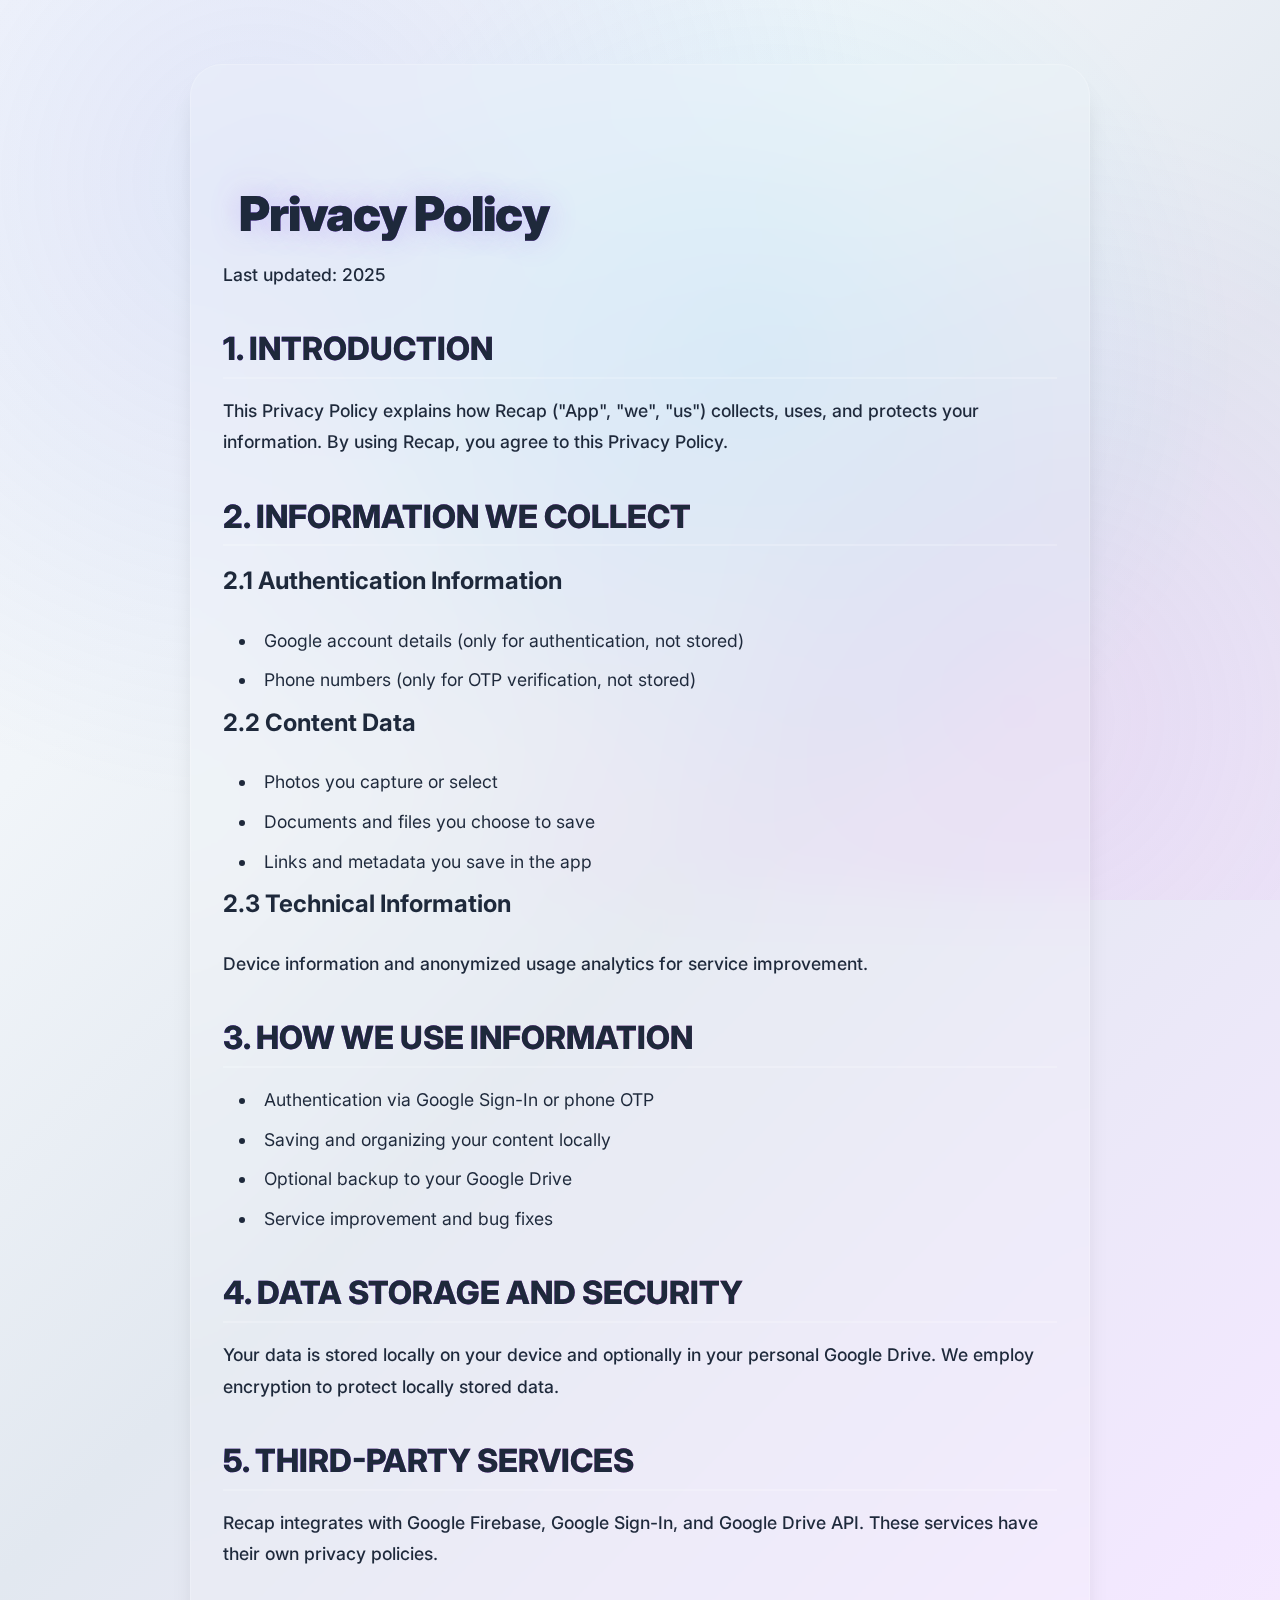
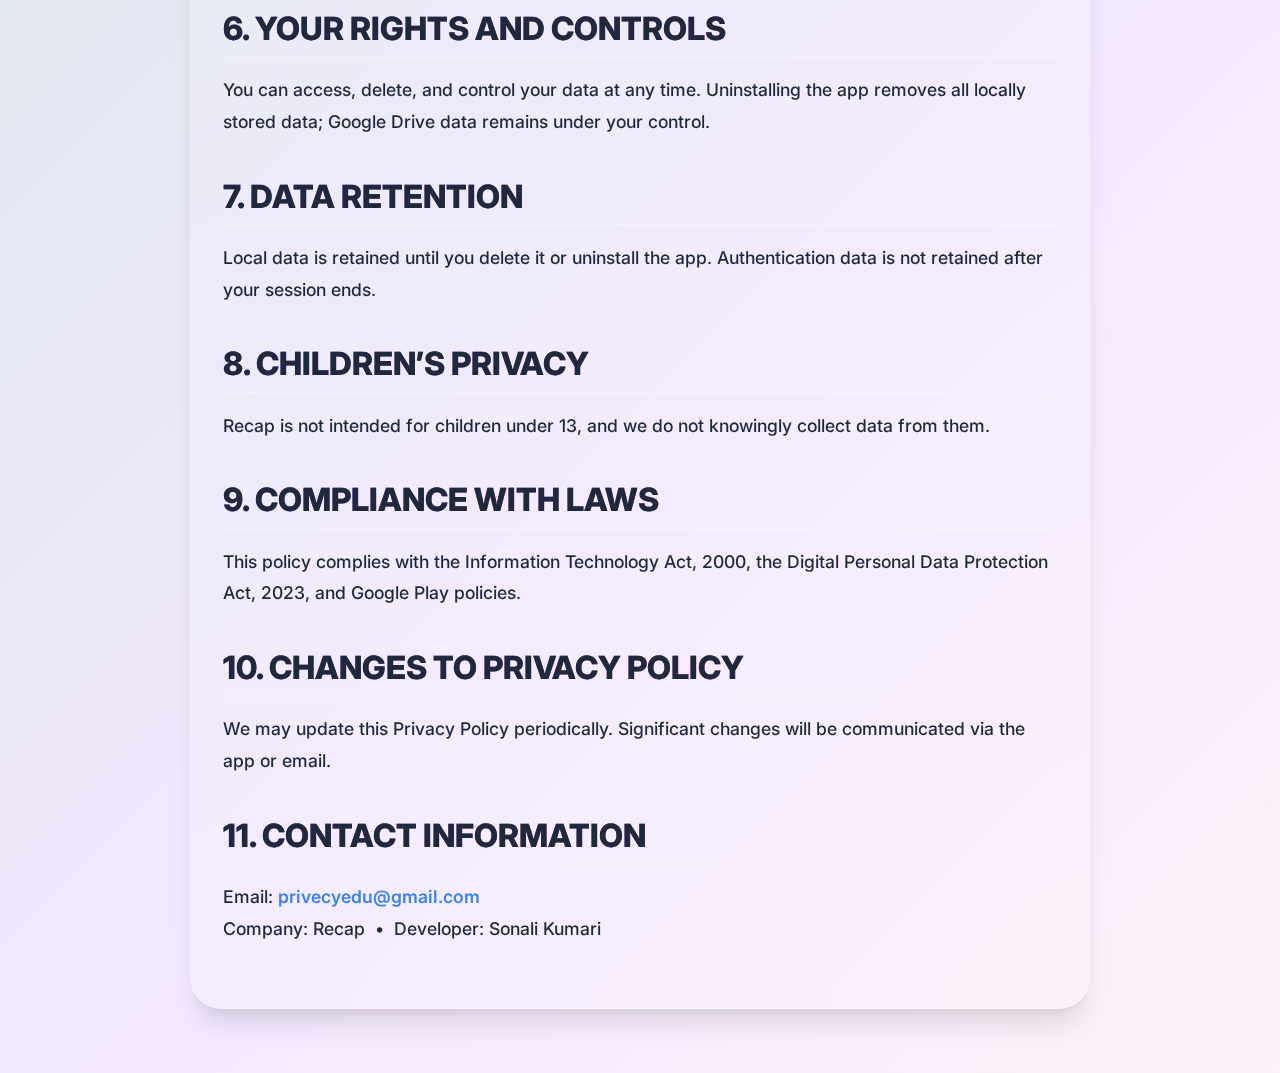
<file: privacy.html>
<!DOCTYPE html>
<html lang="en">
<head>
  <meta charset="UTF-8">
  <meta name="viewport" content="width=device-width, initial-scale=1">
  <title>Privacy Policy | Recap</title>
  <link href="https://fonts.googleapis.com/css2?family=Inter:wght@400;500;600;700&display=swap" rel="stylesheet">
  <link rel="stylesheet" href="style.css">
</head>
<body class="loaded">
  <main class="legal container">
    <h1>Privacy Policy</h1>
    <p>Last updated: 2025</p>
    <h2>1. INTRODUCTION</h2>
    <p>This Privacy Policy explains how Recap ("App", "we", "us") collects, uses, and protects your information. By using Recap, you agree to this Privacy Policy.</p>
    <h2>2. INFORMATION WE COLLECT</h2>
    <h3>2.1 Authentication Information</h3>
    <ul>
      <li>Google account details (only for authentication, not stored)</li>
      <li>Phone numbers (only for OTP verification, not stored)</li>
    </ul>
    <h3>2.2 Content Data</h3>
    <ul>
      <li>Photos you capture or select</li>
      <li>Documents and files you choose to save</li>
      <li>Links and metadata you save in the app</li>
    </ul>
    <h3>2.3 Technical Information</h3>
    <p>Device information and anonymized usage analytics for service improvement.</p>
    <h2>3. HOW WE USE INFORMATION</h2>
    <ul>
      <li>Authentication via Google Sign-In or phone OTP</li>
      <li>Saving and organizing your content locally</li>
      <li>Optional backup to your Google Drive</li>
      <li>Service improvement and bug fixes</li>
    </ul>
    <h2>4. DATA STORAGE AND SECURITY</h2>
    <p>Your data is stored locally on your device and optionally in your personal Google Drive. We employ encryption to protect locally stored data.</p>
    <h2>5. THIRD-PARTY SERVICES</h2>
    <p>Recap integrates with Google Firebase, Google Sign-In, and Google Drive API. These services have their own privacy policies.</p>
    <h2>6. YOUR RIGHTS AND CONTROLS</h2>
    <p>You can access, delete, and control your data at any time. Uninstalling the app removes all locally stored data; Google Drive data remains under your control.</p>
    <h2>7. DATA RETENTION</h2>
    <p>Local data is retained until you delete it or uninstall the app. Authentication data is not retained after your session ends.</p>
    <h2>8. CHILDREN’S PRIVACY</h2>
    <p>Recap is not intended for children under 13, and we do not knowingly collect data from them.</p>
    <h2>9. COMPLIANCE WITH LAWS</h2>
    <p>This policy complies with the Information Technology Act, 2000, the Digital Personal Data Protection Act, 2023, and Google Play policies.</p>
    <h2>10. CHANGES TO PRIVACY POLICY</h2>
    <p>We may update this Privacy Policy periodically. Significant changes will be communicated via the app or email.</p>
    <h2>11. CONTACT INFORMATION</h2>
    <p>Email: <a href="mailto:privecyedu@gmail.com">privecyedu@gmail.com</a></p>
    <p>Company: Recap &nbsp;•&nbsp; Developer: Sonali Kumari</p>
  </main>
</body>
</html>
</file>
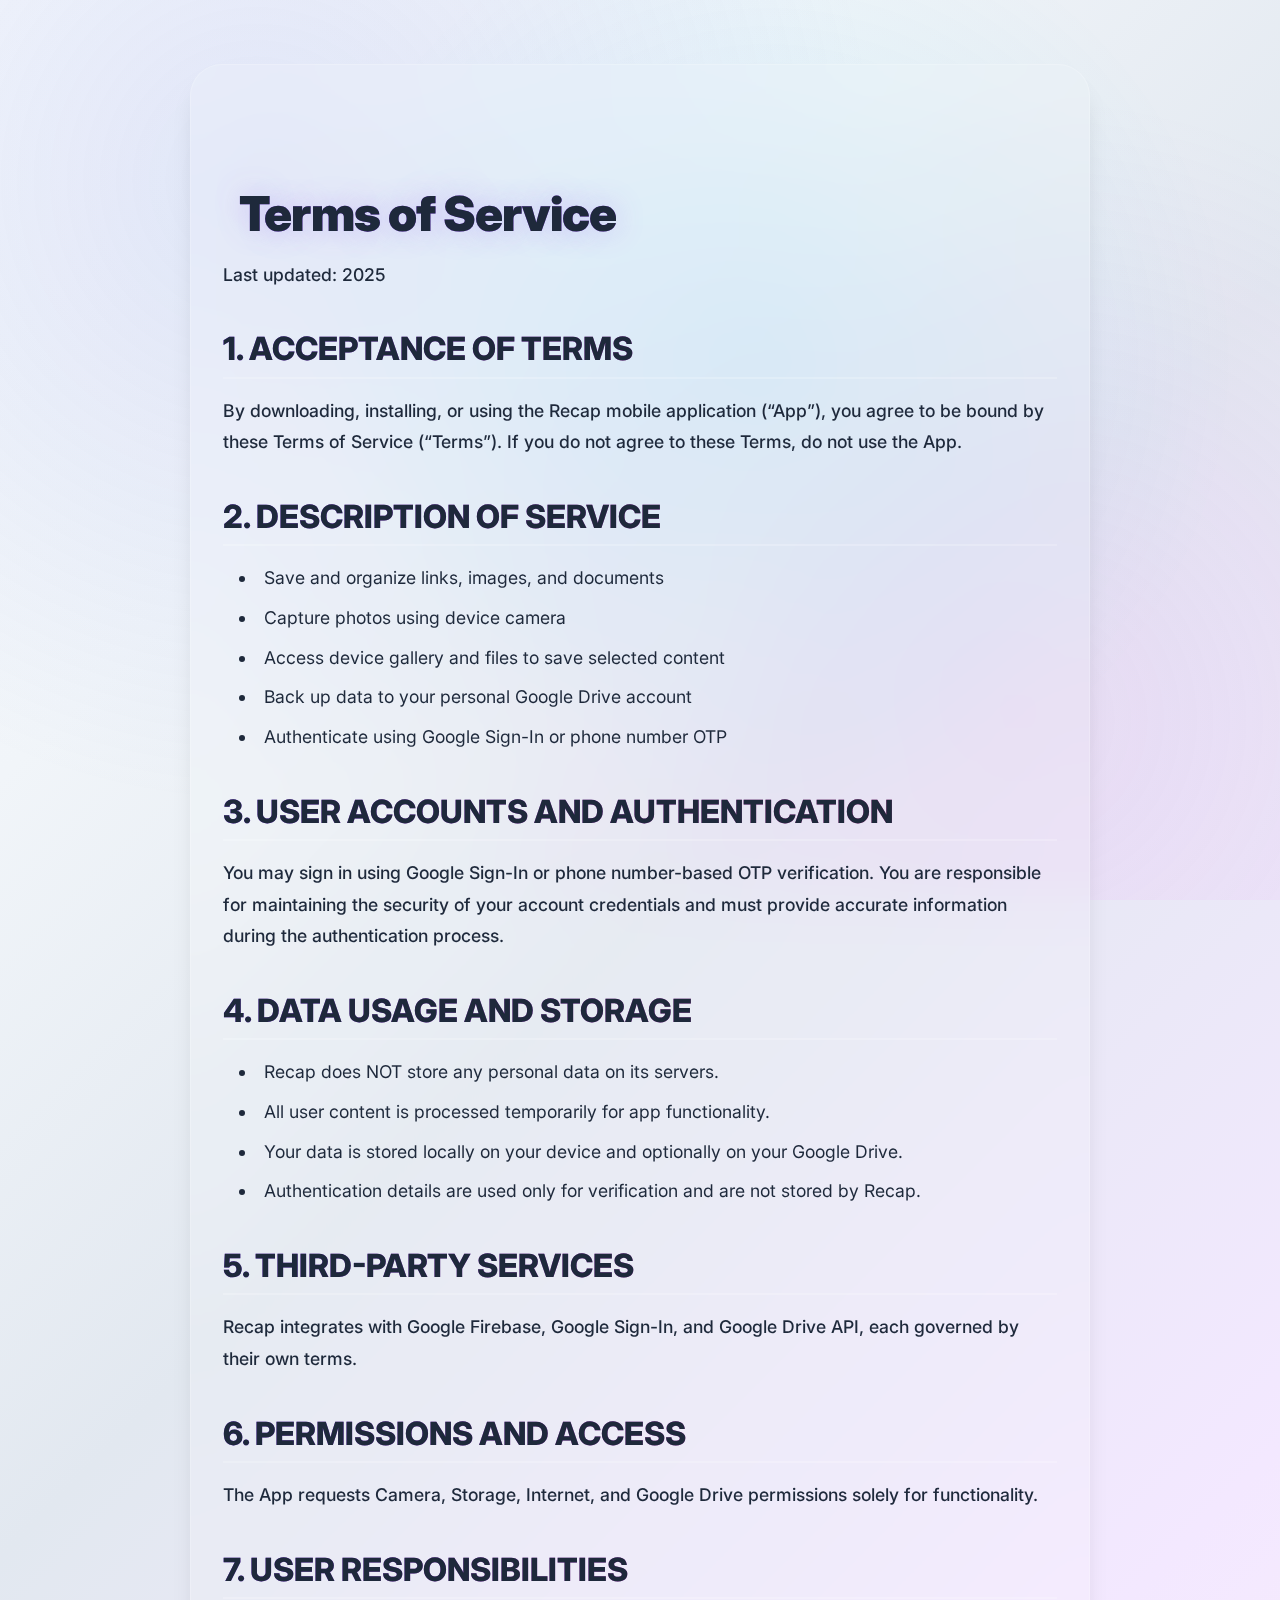
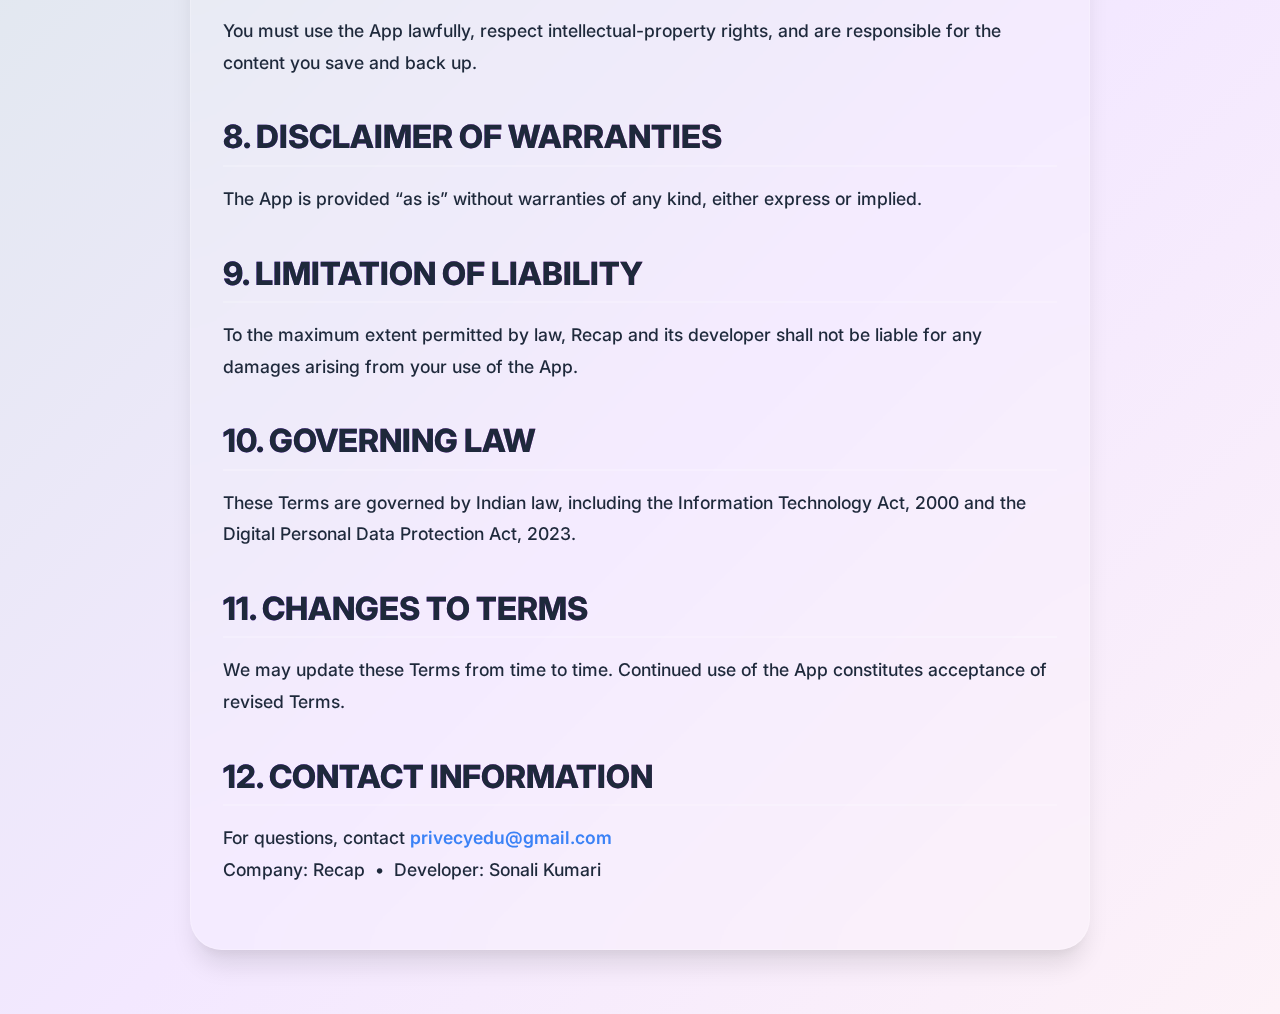
<file: terms.html>
<!DOCTYPE html>
<html lang="en">
<head>
  <meta charset="UTF-8">
  <meta name="viewport" content="width=device-width, initial-scale=1">
  <title>Terms of Service | Recap</title>
  <link href="https://fonts.googleapis.com/css2?family=Inter:wght@400;500;600;700&display=swap" rel="stylesheet">
  <link rel="stylesheet" href="style.css">
</head>
<body class="loaded">
  <main class="legal container">
    <h1>Terms of Service</h1>
    <p>Last updated: 2025</p>
    <h2>1. ACCEPTANCE OF TERMS</h2>
    <p>By downloading, installing, or using the Recap mobile application (“App”), you agree to be bound by these Terms of Service (“Terms”). If you do not agree to these Terms, do not use the App.</p>
    <h2>2. DESCRIPTION OF SERVICE</h2>
    <ul>
      <li>Save and organize links, images, and documents</li>
      <li>Capture photos using device camera</li>
      <li>Access device gallery and files to save selected content</li>
      <li>Back up data to your personal Google Drive account</li>
      <li>Authenticate using Google Sign-In or phone number OTP</li>
    </ul>
    <h2>3. USER ACCOUNTS AND AUTHENTICATION</h2>
    <p>You may sign in using Google Sign-In or phone number-based OTP verification. You are responsible for maintaining the security of your account credentials and must provide accurate information during the authentication process.</p>
    <h2>4. DATA USAGE AND STORAGE</h2>
    <ul>
      <li>Recap does NOT store any personal data on its servers.</li>
      <li>All user content is processed temporarily for app functionality.</li>
      <li>Your data is stored locally on your device and optionally on your Google Drive.</li>
      <li>Authentication details are used only for verification and are not stored by Recap.</li>
    </ul>
    <h2>5. THIRD-PARTY SERVICES</h2>
    <p>Recap integrates with Google Firebase, Google Sign-In, and Google Drive API, each governed by their own terms.</p>
    <h2>6. PERMISSIONS AND ACCESS</h2>
    <p>The App requests Camera, Storage, Internet, and Google Drive permissions solely for functionality.</p>
    <h2>7. USER RESPONSIBILITIES</h2>
    <p>You must use the App lawfully, respect intellectual-property rights, and are responsible for the content you save and back up.</p>
    <h2>8. DISCLAIMER OF WARRANTIES</h2>
    <p>The App is provided “as is” without warranties of any kind, either express or implied.</p>
    <h2>9. LIMITATION OF LIABILITY</h2>
    <p>To the maximum extent permitted by law, Recap and its developer shall not be liable for any damages arising from your use of the App.</p>
    <h2>10. GOVERNING LAW</h2>
    <p>These Terms are governed by Indian law, including the Information Technology Act, 2000 and the Digital Personal Data Protection Act, 2023.</p>
    <h2>11. CHANGES TO TERMS</h2>
    <p>We may update these Terms from time to time. Continued use of the App constitutes acceptance of revised Terms.</p>
    <h2>12. CONTACT INFORMATION</h2>
    <p>For questions, contact <a href="mailto:privecyedu@gmail.com">privecyedu@gmail.com</a></p>
    <p>Company: Recap &nbsp;•&nbsp; Developer: Sonali Kumari</p>
  </main>
</body>
</html>
</file>
<file: style.css>
/* -------------------
   Base Styles
-------------------- */
:root {
  --primary: #0A66FF;
  --primary-dark: #0647B8;
  --gradient-start: #7c3aed;
  --gradient-mid: #a855f7;
  --gradient-end: #ec4899;
  --accent-gradient: linear-gradient(135deg, #7c3aed 0%, #a855f7 100%);
  --neon-blue: #3b82f6;
  --neon-purple: #8b5cf6;
  --neon-pink: #ec4899;
  --neon-green: #10b981;
  --dark: #0a0a0a;
  --gray: #64748b;
  --light: #f8fafc;
  --radius: 20px;
  --radius-lg: 32px;
  --max-width: 1200px;
  --bg: linear-gradient(135deg, #f8fafc 0%, #f1f5f9 20%, #e2e8f0 40%, #f3e8ff 70%, #fdf2f8 100%);
  --grid-color: rgba(124, 58, 237, 0.05);
  --surface-card: rgba(255, 255, 255, 0.95);
  --text-main: #1e293b;
  --glass-bg: rgba(255, 255, 255, 0.08);
  --glass-border: rgba(255, 255, 255, 0.2);
  --glass-bg-strong: rgba(255, 255, 255, 0.15);
  /* Enhanced shadows with multiple layers */
  --shadow-light: 0 4px 6px -1px rgba(0, 0, 0, 0.1), 0 2px 4px -1px rgba(0, 0, 0, 0.06);
  --shadow-medium: 0 10px 15px -3px rgba(0, 0, 0, 0.1), 0 4px 6px -2px rgba(0, 0, 0, 0.05);
  --shadow-heavy: 0 20px 25px -5px rgba(0, 0, 0, 0.1), 0 10px 10px -5px rgba(0, 0, 0, 0.04);
  --shadow-hover: 0 25px 50px -12px rgba(0, 0, 0, 0.25);
  --shadow-glow: 0 0 30px rgba(102, 126, 234, 0.4), 0 0 60px rgba(102, 126, 234, 0.2);
  --shadow-neon: 0 0 40px rgba(0, 212, 255, 0.6), 0 0 80px rgba(0, 212, 255, 0.3);
  --shadow-rainbow: 0 0 50px rgba(102, 126, 234, 0.3), 0 0 100px rgba(240, 147, 251, 0.2);
}

* {
  margin: 0;
  padding: 0;
  box-sizing: border-box;
}

body {
  font-family: 'Inter', -apple-system, BlinkMacSystemFont, 'Segoe UI', Roboto, sans-serif;
  font-size: 16px;
  font-weight: 400;
  color: var(--text-main);
  line-height: 1.6;
  background: var(--bg);
  overflow-x: hidden;
  position: relative;
  font-optical-sizing: auto;
  opacity: 0;
  transition: opacity 0.8s ease;
}

body.loaded {
  opacity: 1;
}

/* Enhanced reveal animations */
.revealed {
  animation: reveal-bounce 0.6s cubic-bezier(0.4, 0, 0.2, 1) forwards;
}

@keyframes reveal-bounce {
  0% {
    opacity: 0;
    transform: translateY(30px) scale(0.95);
  }
  60% {
    opacity: 1;
    transform: translateY(-5px) scale(1.02);
  }
  100% {
    opacity: 1;
    transform: translateY(0) scale(1);
  }
}

/* Animated Background Orbs */
body::before {
  content: '';
  position: fixed;
  top: 0;
  left: 0;
  width: 100%;
  height: 100%;
  background: 
    radial-gradient(circle at 20% 20%, rgba(102, 126, 234, 0.15) 0%, transparent 50%),
    radial-gradient(circle at 80% 80%, rgba(240, 147, 251, 0.15) 0%, transparent 50%),
    radial-gradient(circle at 60% 40%, rgba(0, 212, 255, 0.1) 0%, transparent 50%);
  animation: float-orbs 20s ease-in-out infinite;
  pointer-events: none;
  z-index: -1;
}

/* 3D Crystalline Shapes */
.crystalline-shapes {
  position: fixed;
  top: 0;
  left: 0;
  width: 100%;
  height: 100%;
  pointer-events: none;
  z-index: -1;
  overflow: hidden;
  perspective: 1000px;
}

.crystal {
  position: absolute;
  transform-style: preserve-3d;
  animation-timing-function: ease-in-out;
  animation-iteration-count: infinite;
  cursor: pointer;
  transition: all 0.3s cubic-bezier(0.4, 0, 0.2, 1);
}

.crystal:hover {
  animation-duration: 8s;
  transform: scale(1.05);
}

.crystal:hover .crystal-glow {
  animation-duration: 3s;
  opacity: 0.8;
}

.crystal-face {
  position: absolute;
  background: linear-gradient(135deg, rgba(139, 92, 246, 0.3), rgba(236, 72, 153, 0.4));
  backdrop-filter: blur(20px);
  border: 1px solid rgba(255, 255, 255, 0.2);
  border-radius: 8px;
  transition: all 0.3s ease;
  overflow: hidden;
}

.crystal-face::before {
  content: '';
  position: absolute;
  top: 0;
  left: -100%;
  width: 100%;
  height: 100%;
  background: linear-gradient(90deg, transparent, rgba(255, 255, 255, 0.4), transparent);
  transition: left 0.5s;
}

.crystal:hover .crystal-face::before {
  left: 100%;
}

.crystal-face::after {
  content: '';
  position: absolute;
  top: 0;
  left: 0;
  right: 0;
  bottom: 0;
  background: linear-gradient(135deg, 
    rgba(255, 255, 255, 0.1) 0%, 
    transparent 30%, 
    rgba(255, 255, 255, 0.1) 100%);
  opacity: 0;
  transition: opacity 0.3s;
}

.crystal:hover .crystal-face::after {
  opacity: 1;
}

/* Large Purple Crystal - Top Right */
.crystal-1 {
  width: 300px;
  height: 400px;
  top: 10%;
  right: 15%;
  animation: float-crystal-1 20s ease-in-out infinite;
}

.crystal-1 .face-1 {
  width: 100%;
  height: 100%;
  background: linear-gradient(135deg, rgba(124, 58, 237, 0.4), rgba(168, 85, 247, 0.6));
  transform: rotateY(0deg) translateZ(50px);
  box-shadow: 0 20px 40px rgba(124, 58, 237, 0.3);
}

.crystal-1 .face-2 {
  width: 100%;
  height: 100%;
  background: linear-gradient(135deg, rgba(168, 85, 247, 0.3), rgba(236, 72, 153, 0.5));
  transform: rotateY(30deg) translateZ(40px);
}

.crystal-1 .face-3 {
  width: 80%;
  height: 100%;
  background: linear-gradient(135deg, rgba(236, 72, 153, 0.2), rgba(139, 92, 246, 0.4));
  transform: rotateY(-20deg) translateZ(30px);
  left: 20%;
}

.crystal-1 .face-4 {
  width: 60%;
  height: 80%;
  background: linear-gradient(135deg, rgba(139, 92, 246, 0.1), rgba(236, 72, 153, 0.3));
  transform: rotateY(45deg) translateZ(20px);
  top: 10%;
  left: 40%;
}

/* Medium Pink Crystal - Bottom Left */
.crystal-2 {
  width: 250px;
  height: 300px;
  bottom: 20%;
  left: 10%;
  animation: float-crystal-2 16s ease-in-out infinite;
}

.crystal-2 .face-1 {
  width: 100%;
  height: 100%;
  background: linear-gradient(135deg, rgba(236, 72, 153, 0.5), rgba(244, 114, 182, 0.6));
  transform: rotateY(0deg) translateZ(40px);
  box-shadow: 0 15px 30px rgba(236, 72, 153, 0.4);
}

.crystal-2 .face-2 {
  width: 90%;
  height: 100%;
  background: linear-gradient(135deg, rgba(244, 114, 182, 0.3), rgba(139, 92, 246, 0.4));
  transform: rotateY(-25deg) translateZ(30px);
  left: 10%;
}

.crystal-2 .face-3 {
  width: 70%;
  height: 90%;
  background: linear-gradient(135deg, rgba(139, 92, 246, 0.2), rgba(236, 72, 153, 0.3));
  transform: rotateY(40deg) translateZ(20px);
  top: 5%;
  left: 30%;
}

/* Small Purple Prism - Center */
.crystal-3 {
  width: 180px;
  height: 220px;
  top: 40%;
  left: 60%;
  animation: float-crystal-3 14s ease-in-out infinite;
}

.crystal-3 .face-1 {
  width: 100%;
  height: 100%;
  background: linear-gradient(135deg, rgba(168, 85, 247, 0.4), rgba(124, 58, 237, 0.5));
  transform: rotateY(0deg) translateZ(30px);
  box-shadow: 0 10px 20px rgba(168, 85, 247, 0.3);
}

.crystal-3 .face-2 {
  width: 100%;
  height: 100%;
  background: linear-gradient(135deg, rgba(124, 58, 237, 0.3), rgba(236, 72, 153, 0.4));
  transform: rotateY(72deg) translateZ(30px);
}

.crystal-3 .face-3 {
  width: 100%;
  height: 100%;
  background: linear-gradient(135deg, rgba(236, 72, 153, 0.2), rgba(168, 85, 247, 0.3));
  transform: rotateY(144deg) translateZ(30px);
}

.crystal-3 .face-4 {
  width: 100%;
  height: 100%;
  background: linear-gradient(135deg, rgba(168, 85, 247, 0.2), rgba(124, 58, 237, 0.3));
  transform: rotateY(216deg) translateZ(30px);
}

.crystal-3 .face-5 {
  width: 100%;
  height: 100%;
  background: linear-gradient(135deg, rgba(124, 58, 237, 0.2), rgba(236, 72, 153, 0.2));
  transform: rotateY(288deg) translateZ(30px);
}

/* Glass Spheres */
.glass-sphere {
  position: absolute;
  border-radius: 50%;
  background: radial-gradient(circle at 30% 30%, rgba(255, 255, 255, 0.6), rgba(139, 92, 246, 0.2));
  backdrop-filter: blur(15px);
  border: 1px solid rgba(255, 255, 255, 0.3);
}

.sphere-1 {
  width: 150px;
  height: 150px;
  top: 25%;
  left: 25%;
  animation: float-sphere-1 18s ease-in-out infinite;
  box-shadow: 0 10px 25px rgba(139, 92, 246, 0.2);
}

.sphere-2 {
  width: 100px;
  height: 100px;
  bottom: 35%;
  right: 25%;
  animation: float-sphere-2 12s ease-in-out infinite;
  box-shadow: 0 8px 20px rgba(236, 72, 153, 0.2);
}

/* Enhanced Visual Effects */

/* Floating Particles */
.particles-container {
  position: absolute;
  top: 0;
  left: 0;
  width: 100%;
  height: 100%;
  pointer-events: none;
  overflow: hidden;
}

.particle {
  position: absolute;
  width: 3px;
  height: 3px;
  background: radial-gradient(circle, rgba(139, 92, 246, 0.8), transparent);
  border-radius: 50%;
  animation: float-particle linear infinite;
}

/* Light Rays */
.light-rays {
  position: absolute;
  top: 0;
  left: 0;
  width: 100%;
  height: 100%;
  pointer-events: none;
  overflow: hidden;
}

.light-ray {
  position: absolute;
  width: 2px;
  height: 100vh;
  background: linear-gradient(to bottom, 
    transparent 0%, 
    rgba(139, 92, 246, 0.3) 30%, 
    rgba(236, 72, 153, 0.4) 70%, 
    transparent 100%);
  filter: blur(1px);
  animation: light-ray-pulse 8s ease-in-out infinite;
}

.ray-1 {
  left: 20%;
  transform: rotate(15deg);
  animation-delay: 0s;
}

.ray-2 {
  right: 30%;
  transform: rotate(-10deg);
  animation-delay: 2s;
}

.ray-3 {
  left: 60%;
  transform: rotate(8deg);
  animation-delay: 4s;
}

/* Crystal Glow Effects */
.crystal-glow {
  position: absolute;
  top: -50%;
  left: -50%;
  width: 200%;
  height: 200%;
  background: radial-gradient(circle, rgba(139, 92, 246, 0.2), transparent 70%);
  border-radius: 50%;
  animation: crystal-glow-pulse 6s ease-in-out infinite;
  z-index: -1;
}

.crystal-1 .crystal-glow {
  background: radial-gradient(circle, rgba(124, 58, 237, 0.3), transparent 70%);
}

.crystal-2 .crystal-glow {
  background: radial-gradient(circle, rgba(236, 72, 153, 0.3), transparent 70%);
}

.crystal-3 .crystal-glow {
  background: radial-gradient(circle, rgba(168, 85, 247, 0.3), transparent 70%);
}

/* Crystal Shine Effects */
.crystal-shine {
  position: absolute;
  top: 10%;
  left: 10%;
  width: 40%;
  height: 60%;
  background: linear-gradient(135deg, 
    rgba(255, 255, 255, 0.4) 0%, 
    transparent 50%);
  border-radius: 20px;
  transform: skew(-10deg, 5deg);
  animation: crystal-shine 4s ease-in-out infinite;
  pointer-events: none;
}

/* Sphere Enhancements */
.sphere-glow {
  position: absolute;
  top: -30%;
  left: -30%;
  width: 160%;
  height: 160%;
  background: radial-gradient(circle, rgba(139, 92, 246, 0.2), transparent 70%);
  border-radius: 50%;
  animation: sphere-glow-pulse 5s ease-in-out infinite;
  z-index: -1;
}

.sphere-highlight {
  position: absolute;
  top: 20%;
  left: 30%;
  width: 30%;
  height: 30%;
  background: radial-gradient(circle, 
    rgba(255, 255, 255, 0.6) 0%, 
    rgba(255, 255, 255, 0.2) 40%, 
    transparent 70%);
  border-radius: 50%;
  animation: sphere-highlight 3s ease-in-out infinite;
}

/* Ambient Lights */
.ambient-lights {
  position: absolute;
  top: 0;
  left: 0;
  width: 100%;
  height: 100%;
  pointer-events: none;
}

.ambient-light {
  position: absolute;
  border-radius: 50%;
  filter: blur(40px);
  animation: ambient-float 20s ease-in-out infinite;
}

.light-1 {
  width: 200px;
  height: 200px;
  top: 10%;
  left: 10%;
  background: radial-gradient(circle, rgba(124, 58, 237, 0.1), transparent);
  animation-delay: 0s;
}

.light-2 {
  width: 150px;
  height: 150px;
  bottom: 20%;
  right: 20%;
  background: radial-gradient(circle, rgba(236, 72, 153, 0.08), transparent);
  animation-delay: 7s;
}

.light-3 {
  width: 180px;
  height: 180px;
  top: 60%;
  left: 70%;
  background: radial-gradient(circle, rgba(168, 85, 247, 0.09), transparent);
  animation-delay: 14s;
}

@keyframes float-orbs {
  0%, 100% { transform: translate(0, 0) scale(1); }
  33% { transform: translate(20px, -30px) scale(1.1); }
  66% { transform: translate(-20px, 20px) scale(0.9); }
}

/* 3D Crystal Animations */
@keyframes float-crystal-1 {
  0%, 100% { 
    transform: rotateY(0deg) rotateX(5deg) translateY(0px) scale(1);
  }
  25% { 
    transform: rotateY(90deg) rotateX(10deg) translateY(-20px) scale(1.05);
  }
  50% { 
    transform: rotateY(180deg) rotateX(5deg) translateY(-10px) scale(0.98);
  }
  75% { 
    transform: rotateY(270deg) rotateX(-5deg) translateY(-15px) scale(1.02);
  }
}

@keyframes float-crystal-2 {
  0%, 100% { 
    transform: rotateY(0deg) rotateX(-10deg) translateY(0px) scale(1);
  }
  33% { 
    transform: rotateY(120deg) rotateX(0deg) translateY(-25px) scale(1.08);
  }
  66% { 
    transform: rotateY(240deg) rotateX(10deg) translateY(15px) scale(0.95);
  }
}

@keyframes float-crystal-3 {
  0%, 100% { 
    transform: rotateY(0deg) rotateZ(0deg) translateY(0px) scale(1);
  }
  20% { 
    transform: rotateY(72deg) rotateZ(10deg) translateY(-15px) scale(1.1);
  }
  40% { 
    transform: rotateY(144deg) rotateZ(-5deg) translateY(-30px) scale(0.9);
  }
  60% { 
    transform: rotateY(216deg) rotateZ(15deg) translateY(-20px) scale(1.05);
  }
  80% { 
    transform: rotateY(288deg) rotateZ(-10deg) translateY(-10px) scale(0.95);
  }
}

@keyframes float-sphere-1 {
  0%, 100% { 
    transform: translateX(0px) translateY(0px) scale(1);
    opacity: 0.7;
  }
  50% { 
    transform: translateX(-30px) translateY(-40px) scale(1.15);
    opacity: 0.9;
  }
}

@keyframes float-sphere-2 {
  0%, 100% { 
    transform: translateX(0px) translateY(0px) scale(1);
    opacity: 0.6;
  }
  25% { 
    transform: translateX(20px) translateY(-25px) scale(0.9);
    opacity: 0.8;
  }
  75% { 
    transform: translateX(-15px) translateY(30px) scale(1.2);
    opacity: 0.7;
  }
}

/* Enhanced Visual Effect Animations */
@keyframes float-particle {
  0% {
    transform: translateY(100vh) translateX(0px) scale(0);
    opacity: 0;
  }
  10% {
    opacity: 1;
    transform: translateY(90vh) translateX(10px) scale(1);
  }
  90% {
    opacity: 1;
    transform: translateY(10vh) translateX(-10px) scale(1);
  }
  100% {
    transform: translateY(0vh) translateX(0px) scale(0);
    opacity: 0;
  }
}

@keyframes light-ray-pulse {
  0%, 100% {
    opacity: 0.2;
    transform: translateX(0px) scaleY(1);
  }
  50% {
    opacity: 0.6;
    transform: translateX(10px) scaleY(1.1);
  }
}

@keyframes crystal-glow-pulse {
  0%, 100% {
    opacity: 0.3;
    transform: scale(1);
  }
  50% {
    opacity: 0.6;
    transform: scale(1.2);
  }
}

@keyframes crystal-shine {
  0%, 100% {
    opacity: 0;
    transform: skew(-10deg, 5deg) translateX(-20px);
  }
  30% {
    opacity: 0.8;
    transform: skew(-10deg, 5deg) translateX(0px);
  }
  70% {
    opacity: 0.8;
    transform: skew(-10deg, 5deg) translateX(20px);
  }
}

@keyframes sphere-glow-pulse {
  0%, 100% {
    opacity: 0.4;
    transform: scale(1);
  }
  50% {
    opacity: 0.7;
    transform: scale(1.1);
  }
}

@keyframes sphere-highlight {
  0%, 100% {
    opacity: 0.3;
    transform: translate(0px, 0px) scale(1);
  }
  50% {
    opacity: 0.8;
    transform: translate(5px, -5px) scale(1.2);
  }
}

@keyframes ambient-float {
  0%, 100% {
    transform: translateY(0px) translateX(0px) scale(1);
    opacity: 0.1;
  }
  25% {
    transform: translateY(-30px) translateX(20px) scale(1.1);
    opacity: 0.15;
  }
  50% {
    transform: translateY(-20px) translateX(-10px) scale(0.9);
    opacity: 0.12;
  }
  75% {
    transform: translateY(-40px) translateX(15px) scale(1.05);
    opacity: 0.14;
  }
}

html.dark {
  --bg: linear-gradient(135deg, #1e1b4b 0%, #312e81 30%, #581c87 60%, #7c2d12 100%);
  --grid-color: rgba(139, 92, 246, 0.08);
  --surface-card: rgba(255, 255, 255, 0.05);
  --text-main: #e2e8f0;
  --glass-bg: rgba(0, 0, 0, 0.2);
  --glass-border: rgba(139, 92, 246, 0.2);
  --glass-bg-strong: rgba(0, 0, 0, 0.3);
  --shadow-light: 0 4px 20px rgba(0, 0, 0, 0.3);
  --shadow-medium: 0 8px 35px rgba(0, 0, 0, 0.4);
  --shadow-heavy: 0 16px 50px rgba(0, 0, 0, 0.5);
  --shadow-hover: 0 24px 60px rgba(0, 0, 0, 0.6);
  --shadow-glow: 0 0 40px rgba(139, 92, 246, 0.5), 0 0 80px rgba(139, 92, 246, 0.3);
  --shadow-neon: 0 0 50px rgba(139, 92, 246, 0.7), 0 0 100px rgba(139, 92, 246, 0.4);
  --shadow-rainbow: 0 0 60px rgba(139, 92, 246, 0.4), 0 0 120px rgba(236, 72, 153, 0.3);
}

html.dark body {
  background: var(--bg);
  color: var(--text-main);
}

html.dark body::before {
  background: 
    radial-gradient(circle at 20% 20%, rgba(139, 92, 246, 0.12) 0%, transparent 50%),
    radial-gradient(circle at 80% 80%, rgba(236, 72, 153, 0.12) 0%, transparent 50%),
    radial-gradient(circle at 60% 40%, rgba(139, 92, 246, 0.08) 0%, transparent 50%);
}

/* Dark mode crystalline shapes */
html.dark .crystal-1 .face-1 {
  background: linear-gradient(135deg, rgba(139, 92, 246, 0.6), rgba(168, 85, 247, 0.8));
  box-shadow: 0 20px 40px rgba(139, 92, 246, 0.4);
}

html.dark .crystal-1 .face-2 {
  background: linear-gradient(135deg, rgba(168, 85, 247, 0.5), rgba(236, 72, 153, 0.7));
}

html.dark .crystal-1 .face-3 {
  background: linear-gradient(135deg, rgba(236, 72, 153, 0.4), rgba(139, 92, 246, 0.6));
}

html.dark .crystal-1 .face-4 {
  background: linear-gradient(135deg, rgba(139, 92, 246, 0.3), rgba(236, 72, 153, 0.5));
}

html.dark .crystal-2 .face-1 {
  background: linear-gradient(135deg, rgba(236, 72, 153, 0.7), rgba(244, 114, 182, 0.8));
  box-shadow: 0 15px 30px rgba(236, 72, 153, 0.5);
}

html.dark .crystal-2 .face-2 {
  background: linear-gradient(135deg, rgba(244, 114, 182, 0.5), rgba(139, 92, 246, 0.6));
}

html.dark .crystal-2 .face-3 {
  background: linear-gradient(135deg, rgba(139, 92, 246, 0.4), rgba(236, 72, 153, 0.5));
}

html.dark .crystal-3 .face-1 {
  background: linear-gradient(135deg, rgba(168, 85, 247, 0.6), rgba(124, 58, 237, 0.7));
  box-shadow: 0 10px 20px rgba(168, 85, 247, 0.4);
}

html.dark .crystal-3 .face-2 {
  background: linear-gradient(135deg, rgba(124, 58, 237, 0.5), rgba(236, 72, 153, 0.6));
}

html.dark .crystal-3 .face-3 {
  background: linear-gradient(135deg, rgba(236, 72, 153, 0.4), rgba(168, 85, 247, 0.5));
}

html.dark .crystal-3 .face-4 {
  background: linear-gradient(135deg, rgba(168, 85, 247, 0.4), rgba(124, 58, 237, 0.5));
}

html.dark .crystal-3 .face-5 {
  background: linear-gradient(135deg, rgba(124, 58, 237, 0.4), rgba(236, 72, 153, 0.4));
}

html.dark .glass-sphere {
  background: radial-gradient(circle at 30% 30%, rgba(255, 255, 255, 0.4), rgba(139, 92, 246, 0.3));
  border: 1px solid rgba(139, 92, 246, 0.4);
}

html.dark .sphere-1 {
  box-shadow: 0 10px 25px rgba(139, 92, 246, 0.3);
}

html.dark .sphere-2 {
  box-shadow: 0 8px 20px rgba(236, 72, 153, 0.3);
}

/* -------------------
   Merged Hero Banner
-------------------- */
.hero {
  min-height: 100vh;
  display: flex;
  flex-direction: column;
  justify-content: center;
  align-items: center;
  gap: 2rem;
  background: var(--bg);
  position: relative;
  background-image: 
    radial-gradient(circle at 25% 25%, rgba(124, 58, 237, 0.08) 0%, transparent 50%),
    radial-gradient(circle at 75% 75%, rgba(168, 85, 247, 0.06) 0%, transparent 50%),
    radial-gradient(circle at 50% 90%, rgba(236, 72, 153, 0.05) 0%, transparent 50%),
    linear-gradient(var(--grid-color) 1px, transparent 1px), 
    linear-gradient(90deg, var(--grid-color) 1px, transparent 1px);
  background-size: 100% 100%, 100% 100%, 100% 100%, 80px 80px, 80px 80px;
  overflow: hidden;
  text-align: center;
}

.hero::before {
  content: '';
  position: absolute;
  top: 0;
  left: 0;
  right: 0;
  bottom: 0;
  background: linear-gradient(45deg, transparent 30%, rgba(255,255,255,0.02) 50%, transparent 70%);
  animation: shimmer 8s ease-in-out infinite;
  pointer-events: none;
}

.hero::after {
  content: '';
  position: absolute;
  top: 0;
  left: 0;
  right: 0;
  bottom: 0;
  background: 
    radial-gradient(600px circle at var(--mouse-x, 50%) var(--mouse-y, 50%), 
      rgba(102, 126, 234, 0.1) 0%, 
      transparent 40%);
  opacity: 0;
  transition: opacity 0.3s;
  pointer-events: none;
}

.hero:hover::after {
  opacity: 1;
}

@keyframes shimmer {
  0%, 100% { opacity: 0; }
  50% { opacity: 1; }
}

.navbar {
  position: absolute;
  top: 2rem;
  left: 50%;
  transform: translateX(-50%);
  z-index: 1000;
  background: var(--glass-bg-strong);
  backdrop-filter: blur(25px);
  border: 1px solid var(--glass-border);
  border-radius: 50px;
  padding: 0.5rem 1rem;
  transition: all 0.15s cubic-bezier(0.4, 0, 0.2, 1);
  box-shadow: var(--shadow-light);
}

.navbar::before {
  content: '';
  position: absolute;
  top: 0;
  left: 0;
  right: 0;
  bottom: 0;
  background: linear-gradient(90deg, transparent, rgba(255,255,255,0.1), transparent);
  border-radius: 50px;
  opacity: 0;
  transition: opacity 0.3s;
}

.navbar:hover {
  transform: translateX(-50%) translateY(-2px);
  box-shadow: var(--shadow-glow);
  border-color: rgba(255,255,255,0.4);
}

.navbar:hover::before {
  opacity: 1;
}

.logo-wrapper {
  display: flex;
  align-items: center;
  gap: 0.75rem;
  text-decoration: none;
  padding: 0.5rem 1rem;
  border-radius: 50px;
  transition: all 0.15s cubic-bezier(0.4, 0, 0.2, 1);
  position: relative;
  overflow: hidden;
}

.logo-wrapper::before {
  content: '';
  position: absolute;
  top: 0;
  left: 0;
  right: 0;
  bottom: 0;
  background: linear-gradient(45deg, var(--neon-blue), var(--neon-purple));
  opacity: 0;
  transition: opacity 0.3s;
  border-radius: 50px;
}

.logo-wrapper:hover {
  transform: scale(1.05);
}

.logo-wrapper:hover::before {
  opacity: 0.1;
}

.logo-img {
  width: 40px;
  height: 40px;
  filter: drop-shadow(0 4px 8px rgba(0,0,0,0.2));
  transition: all 0.15s cubic-bezier(0.4, 0, 0.2, 1);
  position: relative;
  z-index: 2;
}

.logo-wrapper:hover .logo-img {
  transform: rotate(5deg);
  filter: drop-shadow(0 6px 12px rgba(102, 126, 234, 0.4));
}

.logo-text {
  font-family: 'Poppins', sans-serif;
  font-size: 1.2rem;
  font-weight: 800;
  background: linear-gradient(135deg, var(--neon-blue), var(--neon-purple), var(--gradient-end));
  -webkit-background-clip: text;
  background-clip: text;
  -webkit-text-fill-color: transparent;
  letter-spacing: 0.5px;
  position: relative;
  z-index: 2;
}

.hero .subhead {
  font-size: 1.3rem;
  max-width: 700px;
  margin: 0 auto 2rem auto;
  color: var(--gray);
  font-weight: 500;
  line-height: 1.7;
  position: relative;
}

.hero-content {
  position: relative;
  z-index: 2;
}

#stars-container {
  position: absolute;
  top: 0;
  left: 0;
  width: 100%;
  height: 100%;
  pointer-events: none;
  z-index: 1;
}

.star {
  position: absolute;
  background-color: rgba(170, 200, 255, 0.9);
  border-radius: 50%;
  animation-name: twinkle;
  animation-timing-function: ease-in-out;
  animation-iteration-count: infinite;
  animation-direction: alternate;
  opacity: 0;
}

html.dark .star { 
  background-color: rgba(255,255,255,0.95); 
}

@keyframes twinkle {
  0%, 100% { 
    opacity: 0.2;
    transform: scale(0.8);
  }
  50% { 
    opacity: 1;
    transform: scale(1.2);
  }
}

/* Shooting Star */
.shooting-star {
  position: absolute;
  height: 2px;
  width: 200px;
  background: linear-gradient(to right, rgba(255, 255, 255, 0.5), transparent);
  border-radius: 999px;
  filter: drop-shadow(0 0 6px rgba(255, 255, 255, 0.4));
  animation: shooting-star-animation infinite;
  animation-timing-function: linear;
  opacity: 0;
}

.shooting-star::before {
  content: '';
  position: absolute;
  top: 50%;
  transform: translateY(-50%);
  right: auto;
  left: -4px;
  width: 8px;
  height: 8px;
  background-color: #fff;
  border-radius: 50%;
  box-shadow: 0 0 10px #fff, 0 0 20px #fff, 0 0 35px rgba(170, 200, 255, 0.8);
}

@keyframes shooting-star-animation {
  0% {
    transform: translateX(0) translateY(0) rotate(-45deg);
    opacity: 0;
  }
  10% {
    opacity: 1;
  }
  90% {
    opacity: 1;
  }
  100% {
    transform: translateX(-100vw) translateY(100vh) rotate(-45deg);
    opacity: 0;
  }
}

/* -------------------
   Typography
-------------------- */
h1 {
  font-size: clamp(3rem, 8vw, 5.5rem);
  font-weight: 900;
  line-height: 1.2;
  text-align: center;
  margin: 1rem 0 2.5rem;
  padding: 0.5rem 1rem;
  background: linear-gradient(135deg, var(--gradient-start) 0%, var(--gradient-mid) 40%, var(--gradient-end) 100%);
  background-size: 200% 200%;
  -webkit-background-clip: text;
  background-clip: text;
  -webkit-text-fill-color: transparent;
  position: relative;
  letter-spacing: -0.02em;
  animation: glow-pulse 3s ease-in-out infinite alternate, gradient-shift 8s ease-in-out infinite;
  text-shadow: 0 0 30px rgba(139, 92, 246, 0.3);
  cursor: default;
  transition: all 0.3s ease;
  max-width: 1200px;
  margin-left: auto;
  margin-right: auto;
}

h1:hover {
  transform: scale(1.02);
  animation-duration: 1.5s;
  text-shadow: 0 0 50px rgba(139, 92, 246, 0.5);
}

h1::before {
  content: '';
  position: absolute;
  top: -20px;
  left: -20px;
  right: -20px;
  bottom: -20px;
  background: radial-gradient(ellipse at center, rgba(139, 92, 246, 0.1), transparent 70%);
  z-index: -1;
  opacity: 0;
  transition: opacity 0.3s ease;
  border-radius: 20px;
}

h1:hover::before {
  opacity: 1;
}

@keyframes glow-pulse {
  0% { filter: drop-shadow(0 0 20px rgba(124, 58, 237, 0.3)); }
  100% { filter: drop-shadow(0 0 40px rgba(139, 92, 246, 0.6)); }
}

@keyframes gradient-shift {
  0%, 100% { background-position: 0% 50%; }
  50% { background-position: 100% 50%; }
}

h2 {
  font-size: clamp(2rem, 5vw, 3.5rem);
  font-weight: 800;
  line-height: 1.2;
  text-align: center;
  margin-bottom: 3rem;
  background: linear-gradient(135deg, var(--gradient-start), var(--gradient-end));
  -webkit-background-clip: text;
  background-clip: text;
  -webkit-text-fill-color: transparent;
  position: relative;
}

h2::after {
  content: '';
  position: absolute;
  bottom: -10px;
  left: 50%;
  transform: translateX(-50%);
  width: 60px;
  height: 4px;
  background: linear-gradient(90deg, var(--neon-blue), var(--neon-purple));
  border-radius: 2px;
  animation: pulse-line 2s ease-in-out infinite;
}

@keyframes pulse-line {
  0%, 100% { opacity: 0.5; transform: translateX(-50%) scaleX(1); }
  50% { opacity: 1; transform: translateX(-50%) scaleX(1.2); }
}

h3 {
  font-size: 1.5rem;
  font-weight: 700;
  margin-bottom: 1.5rem;
  color: var(--text-main);
  position: relative;
}

p {
  color: var(--gray);
  text-align: center;
  font-weight: 500;
  line-height: 1.7;
}

/* -------------------
   Enhanced Buttons
-------------------- */
.btn {
  display: inline-flex;
  align-items: center;
  gap: 0.75rem;
  padding: 1rem 2.5rem;
  border: none;
  border-radius: 50px;
  font-size: 1.1rem;
  font-weight: 700;
  text-decoration: none;
  cursor: pointer;
  transition: all 0.15s cubic-bezier(0.4, 0, 0.2, 1);
  position: relative;
  overflow: hidden;
  text-transform: uppercase;
  letter-spacing: 0.5px;
}

.btn::before {
  content: '';
  position: absolute;
  top: 0;
  left: -100%;
  width: 100%;
  height: 100%;
  background: linear-gradient(90deg, transparent, rgba(255,255,255,0.3), transparent);
  transition: left 0.3s;
}

.btn::after {
  content: '';
  position: absolute;
  top: 50%;
  left: 50%;
  width: 0;
  height: 0;
  background: radial-gradient(circle, rgba(255,255,255,0.3) 0%, transparent 70%);
  border-radius: 50%;
  transform: translate(-50%, -50%);
  transition: width 0.3s, height 0.3s;
}

.btn:hover::before {
  left: 100%;
}

.btn:hover::after {
  width: 300px;
  height: 300px;
}

.btn.primary {
  background: linear-gradient(135deg, var(--gradient-start), var(--gradient-mid), var(--gradient-end));
  background-size: 200% 200%;
  color: #fff;
  box-shadow: var(--shadow-glow);
  border: 2px solid transparent;
  background-clip: padding-box;
  animation: gradient-shift 6s ease-in-out infinite;
}

.btn.primary:hover {
  transform: translateY(-2px) scale(1.02);
  box-shadow: var(--shadow-rainbow);
  filter: brightness(1.1);
  animation-duration: 2s;
}

.btn.secondary {
  background: var(--glass-bg-strong);
  color: var(--text-main);
  border: 2px solid var(--glass-border);
  backdrop-filter: blur(15px);
  box-shadow: var(--shadow-light);
}

.btn.secondary:hover {
  background: var(--glass-border);
  transform: translateY(-1px);
  box-shadow: var(--shadow-glow);
  border-color: rgba(255,255,255,0.4);
}

.btn.link {
  background: none;
  color: var(--primary);
  padding: 0.75rem 1.5rem;
  border: 2px solid transparent;
}

.btn.link:hover {
  background: var(--glass-bg);
  border-color: var(--primary);
  backdrop-filter: blur(10px);
  box-shadow: var(--shadow-light);
}

.btn.large {
  padding: 1.25rem 3rem;
  font-size: 1.25rem;
}

.cta-group {
  display: flex;
  justify-content: center;
  gap: 1.5rem;
  flex-wrap: wrap;
  margin-top: 2rem;
}

/* -------------------
   Layout
-------------------- */
.container {
  max-width: var(--max-width);
  margin: 0 auto;
  padding: 0 2rem;
}

.section {
  padding: 8rem 0;
  position: relative;
}

.section::before {
  content: '';
  position: absolute;
  top: 0;
  left: 0;
  right: 0;
  bottom: 0;
  background: linear-gradient(135deg, transparent 0%, rgba(255,255,255,0.01) 50%, transparent 100%);
  pointer-events: none;
}

.section.alt {
  background: var(--glass-bg);
  backdrop-filter: blur(20px);
  border-top: 1px solid var(--glass-border);
  border-bottom: 1px solid var(--glass-border);
  position: relative;
}

.section.alt::before {
  background: linear-gradient(135deg, rgba(255,255,255,0.02) 0%, transparent 50%, rgba(255,255,255,0.02) 100%);
}

/* -------------------
   Enhanced Cards
-------------------- */
.card-glass {
  background: var(--glass-bg-strong);
  backdrop-filter: blur(25px);
  border-radius: var(--radius-lg);
  border: 1px solid var(--glass-border);
  color: var(--text-main);
  position: relative;
  overflow: hidden;
  box-shadow: var(--shadow-medium);
  transition: all 0.3s cubic-bezier(0.4, 0, 0.2, 1);
}

.card-glass::before {
  content: '';
  position: absolute;
  top: 0;
  left: 0;
  right: 0;
  height: 1px;
  background: linear-gradient(90deg, transparent, rgba(255,255,255,0.6), transparent);
}

.card-glass::after {
  content: '';
  position: absolute;
  top: 0;
  left: 0;
  right: 0;
  bottom: 0;
  background: radial-gradient(circle at var(--mouse-x, 50%) var(--mouse-y, 50%), 
    rgba(255,255,255,0.1) 0%, 
    transparent 50%);
  opacity: 0;
  transition: opacity 0.3s;
  pointer-events: none;
}

.card-glass:hover {
  transform: translateY(-6px) scale(1.01);
  box-shadow: var(--shadow-rainbow);
  border-color: rgba(255,255,255,0.4);
}

.card-glass:hover::before {
  background: linear-gradient(90deg, transparent, rgba(0,212,255,0.8), transparent);
}

.card-glass:hover::after {
  opacity: 1;
}

/* -------------------
   Enhanced Features
-------------------- */
.feature-list {
  display: flex;
  flex-direction: column;
  gap: 8rem;
  margin-top: 6rem;
}

.feature-item {
  display: flex;
  flex-direction: column;
  align-items: center;
  text-align: center;
  gap: 2rem;
  position: relative;
  max-width: 800px;
  margin: 0 auto;
  padding: 2rem;
}

.feature-item::before {
  content: '';
  position: absolute;
  top: 50%;
  left: 50%;
  transform: translate(-50%, -50%);
  width: 300px;
  height: 300px;
  background: radial-gradient(circle, rgba(102, 126, 234, 0.08) 0%, transparent 70%);
  border-radius: 50%;
  z-index: -1;
  animation: pulse-glow 4s ease-in-out infinite;
}

@keyframes pulse-glow {
  0%, 100% { opacity: 0.5; transform: translate(-50%, -50%) scale(1); }
  50% { opacity: 1; transform: translate(-50%, -50%) scale(1.1); }
}

.feature-item.invert {
  grid-template-columns: 1fr 0.6fr;
}

.feature-item.invert .feature-image {
  order: 2;
}

.feature-image {
  position: relative;
}

.feature-image::before {
  content: '';
  position: absolute;
  top: -20px;
  left: -20px;
  right: -20px;
  bottom: -20px;
  background: linear-gradient(45deg, var(--neon-blue), var(--neon-purple));
  border-radius: var(--radius-lg);
  opacity: 0;
  transition: opacity 0.3s;
  z-index: -1;
}

.feature-image::after {
  content: '';
  position: absolute;
  top: -10px;
  left: -10px;
  right: -10px;
  bottom: -10px;
  background: linear-gradient(45deg, var(--neon-pink), var(--neon-green));
  border-radius: var(--radius-lg);
  opacity: 0;
  transition: opacity 0.3s;
  z-index: -2;
  animation: rotate 10s linear infinite;
}

.feature-image:hover::before {
  opacity: 0.15;
}

.feature-image:hover::after {
  opacity: 0.1;
}

.feature-image {
  width: 100%;
  max-width: 400px;
  aspect-ratio: 16/9;
  border-radius: 30px !important;
  background: rgba(139, 92, 246, 0.1);
  backdrop-filter: blur(25px);
  overflow: hidden;
  box-shadow: 
    0 25px 50px rgba(0,0,0,0.3),
    inset 0 0 30px rgba(139, 92, 246, 0.2);
  border: 1px solid rgba(139, 92, 246, 0.2);
  transition: all 0.3s ease;
  padding: 1rem;
  display: flex;
  align-items: center;
  justify-content: center;
}

.feature-image:hover {
  transform: translateY(-10px);
  box-shadow: 
    0 35px 60px rgba(0,0,0,0.4),
    inset 0 0 40px rgba(139, 92, 246, 0.3);
  border-color: rgba(139, 92, 246, 0.3);
}

.feature-image::after{
  content:'';
  position:absolute;
  inset:0;
  background:linear-gradient(135deg, rgba(255,255,255,0.15) 0%, rgba(255,255,255,0) 70%);
  pointer-events:none;
}

.feature-image img {
  width: 100%;
  height: 100%;
  object-fit: cover;
  border-radius: 25px !important;
  transition: all 0.3s ease;
  position: relative;
  z-index: 1;
  filter: brightness(1.1) contrast(1.1);
}

.feature-image img:hover {
  transform: scale(1.02) rotate(1deg);
  box-shadow: var(--shadow-rainbow);
}

.feature-text {
  text-align: center;
  position: relative;
  max-width: 600px;
  margin: 0 auto;
}

.feature-text::before {
  content: '';
  position: absolute;
  left: -2rem;
  top: 0;
  bottom: 0;
  width: 4px;
  background: linear-gradient(135deg, var(--neon-blue), var(--neon-purple));
  border-radius: 2px;
  opacity: 0;
  transition: opacity 0.15s;
}

.feature-item:hover .feature-text::before {
  opacity: 1;
}

.feature-text i {
  font-size: 3rem;
  margin-bottom: 2rem;
  background: linear-gradient(135deg, var(--neon-blue), var(--neon-purple), var(--gradient-end));
  background-size: 200% 200%;
  -webkit-background-clip: text;
  background-clip: text;
  -webkit-text-fill-color: transparent;
  filter: drop-shadow(0 4px 8px rgba(102, 126, 234, 0.3));
  display: block;
  transition: all 0.15s;
  animation: gradient-shift 6s ease-in-out infinite;
}

.feature-text i:hover {
  transform: scale(1.05) rotate(5deg);
  filter: drop-shadow(0 6px 12px rgba(102, 126, 234, 0.5));
  animation-duration: 2s;
}

.feature-text h3 {
  text-align: center;
  font-size: 2rem;
  margin-bottom: 1.5rem;
  width: 100%;
}

.feature-text p {
  text-align: center;
  font-size: 1.2rem;
  color: var(--gray);
  line-height: 1.8;
  width: 100%;
}

/* -------------------
   Enhanced Steps
-------------------- */
.steps-grid {
  display: grid;
  grid-template-columns: repeat(auto-fit, minmax(350px, 1fr));
  gap: 3rem;
  margin-top: 4rem;
}

.step {
  text-align: center;
  padding: 3rem 2.5rem;
  position: relative;
  background: var(--glass-bg-strong);
  backdrop-filter: blur(25px);
  border-radius: var(--radius-lg);
  border: 1px solid var(--glass-border);
  transition: all 0.2s cubic-bezier(0.4, 0, 0.2, 1);
  overflow: hidden;
  display: flex;
  flex-direction: column;
  align-items: center;
  justify-content: center;
  min-height: 250px;
}

.step::before {
  content: '';
  position: absolute;
  top: 0;
  left: 0;
  right: 0;
  bottom: 0;
  background: linear-gradient(135deg, var(--neon-blue), var(--neon-purple));
  opacity: 0;
  transition: opacity 0.3s;
}

.step:hover {
  transform: translateY(-4px);
  box-shadow: var(--shadow-rainbow);
  border-color: rgba(255,255,255,0.4);
}

.step:hover::before {
  opacity: 0.05;
}

.step-number {
  display: inline-flex;
  align-items: center;
  justify-content: center;
  width: 80px;
  height: 80px;
  background: linear-gradient(135deg, var(--neon-blue), var(--neon-purple));
  background-size: 200% 200%;
  color: #fff;
  border-radius: 50%;
  font-size: 2rem;
  font-weight: 900;
  margin-bottom: 2rem;
  box-shadow: var(--shadow-neon);
  position: relative;
  overflow: hidden;
  z-index: 2;
  animation: gradient-shift 8s ease-in-out infinite;
}

.step-number::before {
  content: '';
  position: absolute;
  top: 0;
  left: 0;
  right: 0;
  bottom: 0;
  background: linear-gradient(45deg, transparent, rgba(255,255,255,0.4), transparent);
  transform: translateX(-100%);
  transition: transform 0.3s;
}

.step:hover .step-number::before {
  transform: translateX(100%);
}

.step h3,
.step p {
  position: relative;
  z-index: 2;
}

/* -------------------
   Enhanced Privacy Section
-------------------- */
.privacy-content {
  display: grid;
  grid-template-columns: 2fr 1fr;
  gap: 5rem;
  align-items: center;
  max-width: 900px;
  margin: 0 auto;
}

.privacy-text {
  text-align: left;
}

.privacy-text ul {
  list-style: none;
  margin-top: 2rem;
}

.privacy-text li {
  padding: 1rem 0;
  position: relative;
  padding-left: 2rem;
  transition: all 0.15s;
}

.privacy-text li:hover {
  transform: translateX(10px);
  color: var(--neon-blue);
}

.privacy-text li::before {
  content: '✓';
  position: absolute;
  left: 0;
  color: var(--neon-blue);
  font-weight: bold;
  font-size: 1.2rem;
  transition: all 0.15s;
}

.privacy-text li:hover::before {
  color: var(--neon-purple);
  transform: scale(1.2);
}

.privacy-visual {
  text-align: center;
}

.privacy-visual i {
  font-size: 5rem;
  background: linear-gradient(135deg, var(--neon-blue), var(--neon-purple));
  background-size: 200% 200%;
  -webkit-background-clip: text;
  background-clip: text;
  -webkit-text-fill-color: transparent;
  filter: drop-shadow(0 4px 8px rgba(102, 126, 234, 0.3));
  animation: float 3s ease-in-out infinite, gradient-shift 6s ease-in-out infinite;
}

@keyframes float {
  0%, 100% { transform: translateY(0px); }
  50% { transform: translateY(-20px); }
}

/* -------------------
   Enhanced FAQ
-------------------- */
.faq-grid {
  display: flex;
  flex-wrap: wrap;
  justify-content: center;
  gap: 2rem;
  margin-top: 4rem;
  width: 100%;
  padding: 0 1rem;
}

.faq-item {
  padding: 2rem;
  text-align: center;
  background: var(--glass-bg-strong);
  backdrop-filter: blur(25px);
  border-radius: var(--radius-lg);
  border: 1px solid var(--glass-border);
  transition: all 0.15s cubic-bezier(0.4, 0, 0.2, 1);
  position: relative;
  overflow: hidden;
  display: flex;
  flex-direction: column;
  align-items: center;
  justify-content: flex-start;
  min-height: 200px;
  width: 100%;
  max-width: 400px;
  margin: 0 auto;
}

.faq-item::before {
  content: '';
  position: absolute;
  top: 0;
  left: 0;
  right: 0;
  bottom: 0;
  background: linear-gradient(135deg, var(--neon-blue), var(--neon-purple));
  opacity: 0;
  transition: opacity 0.3s;
}

.faq-item:hover {
  transform: translateY(-2px);
  box-shadow: var(--shadow-rainbow);
  border-color: rgba(255,255,255,0.4);
}

.faq-item:hover::before {
  opacity: 0.03;
}

.faq-item h3 {
  color: var(--text-main);
  margin: 0 0 1.5rem 0;
  font-size: 1.5rem;
  position: relative;
  z-index: 2;
  width: 100%;
  text-align: center !important;
  padding: 0;
  display: block;
  font-weight: 700;
  line-height: 1.4;
  max-width: 100%;
  word-wrap: break-word;
  overflow-wrap: break-word;
  text-align-last: center;
}

.faq-item p,
.step p {
  color: var(--gray);
  text-align: center;
  line-height: 1.7;
  position: relative;
  z-index: 2;
  margin: 0;
  padding: 0 1rem;
  font-size: 1rem;
  max-width: 100%;
  word-wrap: break-word;
  overflow-wrap: break-word;
}

/* -------------------
   Enhanced Final CTA
-------------------- */
.final-cta {
  background: linear-gradient(135deg, rgba(124,58,237,0.55) 0%, rgba(168,85,247,0.45) 50%, rgba(236,72,153,0.35) 100%) !important;
  background-size: 200% 200%;
  color: #fff;
  padding: 8rem 0;
  position: relative;
  overflow: hidden;
  animation: gradient-shift 12s ease-in-out infinite;
  border-radius: 32px;
  box-shadow: 0 12px 48px 0 rgba(124,58,237,0.18), 0 1.5px 8px 0 rgba(236,72,153,0.10);
  backdrop-filter: blur(24px);
  border: 1.5px solid rgba(255,255,255,0.18);
}

.final-cta::before {
  content: '';
  position: absolute;
  top: 0;
  left: 0;
  right: 0;
  bottom: 0;
  background: linear-gradient(120deg, rgba(255,255,255,0.12) 0%, rgba(255,255,255,0.04) 100%);
  pointer-events: none;
  z-index: 1;
}

.final-cta .btn.primary {
  background: rgba(255,255,255,0.18) !important;
  backdrop-filter: blur(12px) !important;
  border: 2px solid rgba(255,255,255,0.32) !important;
  color: #fff !important;
  box-shadow: 0 4px 24px 0 rgba(124,58,237,0.18), 0 1.5px 8px 0 rgba(236,72,153,0.10);
  position: relative;
  z-index: 2;
  transition: all 0.2s cubic-bezier(0.4,0,0.2,1);
}

.final-cta .btn.primary:hover {
  background: rgba(255,255,255,0.28) !important;
  border-color: rgba(255,255,255,0.5) !important;
  box-shadow: 0 8px 32px 0 rgba(124,58,237,0.22), 0 2px 12px 0 rgba(236,72,153,0.14);
  color: #fff !important;
  transform: translateY(-4px) scale(1.05);
}

/* -------------------
   Enhanced Footer
-------------------- */
.footer {
  background: var(--glass-bg-strong);
  backdrop-filter: blur(25px);
  color: var(--text-main);
  padding: 4rem 0 2rem;
  border-top: 1px solid var(--glass-border);
  position: relative;
}

.footer::before {
  content: '';
  position: absolute;
  top: 0;
  left: 0;
  right: 0;
  bottom: 0;
  background: linear-gradient(135deg, rgba(255,255,255,0.02) 0%, transparent 50%, rgba(255,255,255,0.02) 100%);
  pointer-events: none;
}

.footer-content {
  display: flex;
  justify-content: space-between;
  align-items: center;
  margin-bottom: 3rem;
  position: relative;
  z-index: 2;
}

.footer-logo {
  display: flex;
  align-items: center;
  gap: 1rem;
}

.footer-logo .logo-img {
  width: 50px;
  height: 50px;
}

.footer-logo .logo-text {
  font-size: 1.5rem;
}

.footer-links {
  display: flex;
  gap: 2.5rem;
}

.footer-links a {
  color: var(--gray);
  text-decoration: none;
  font-weight: 500;
  transition: all 0.15s;
  position: relative;
}

.footer-links a::after {
  content: '';
  position: absolute;
  bottom: -4px;
  left: 0;
  width: 0;
  height: 2px;
  background: linear-gradient(90deg, var(--neon-blue), var(--neon-purple));
  transition: width 0.3s;
}

.footer-links a:hover {
  color: var(--primary);
  transform: translateY(-2px);
}

.footer-links a:hover::after {
  width: 100%;
}

.footer-bottom {
  text-align: center;
  padding-top: 2rem;
  border-top: 1px solid var(--glass-border);
  position: relative;
  z-index: 2;
}

.footer-bottom p {
  color: var(--gray);
  font-size: 0.9rem;
}

/* -------------------
   Enhanced Floating Theme Toggle
-------------------- */
.floating-theme-toggle {
  position: fixed;
  top: 20px;
  right: 20px;
  z-index: 9999;
}

.floating-theme-btn {
  display: flex;
  align-items: center;
  justify-content: center;
  background: var(--glass-bg-strong);
  backdrop-filter: blur(25px);
  border: 1px solid var(--glass-border);
  border-radius: 50%;
  width: 50px;
  height: 50px;
  padding: 0;
  font-size: 1.2rem;
  color: var(--text-main);
  cursor: pointer;
  box-shadow: var(--shadow-medium);
  transition: all 0.15s cubic-bezier(0.4, 0, 0.2, 1);
  position: relative;
  overflow: hidden;
}

.floating-theme-btn::before {
  content: '';
  position: absolute;
  top: 0;
  left: 0;
  right: 0;
  bottom: 0;
  background: linear-gradient(135deg, var(--neon-blue), var(--neon-purple));
  opacity: 0;
  transition: opacity 0.3s;
  border-radius: 50px;
}

.floating-theme-btn:hover {
  transform: translateY(-2px) scale(1.02);
  box-shadow: var(--shadow-rainbow);
  border-color: rgba(255,255,255,0.4);
}

.floating-theme-btn:hover::before {
  opacity: 0.1;
}

.floating-theme-btn i,
.theme-text {
  position: relative;
  z-index: 2;
}

.theme-text {
  display: none;
}

/* -------------------
   Responsive Enhancements
-------------------- */
@media (max-width: 768px) {
  .hero {
    min-height: 90vh;
    padding: 2rem 0;
  }
  
  .hero h1 {
    font-size: 2.5rem;
  }
  
  .hero .subhead {
    font-size: 1.1rem;
  }
  
  .feature-item,
  .feature-item.invert {
    grid-template-columns: 1fr;
    gap: 3rem;
  }
  
  .feature-item.invert .feature-image {
    order: 1;
  }

  .feature-text {
    text-align: center;
  }
  
  .feature-text h3,
  .feature-text p {
    text-align: center;
  }
  
  .feature-text::before {
    display: none;
  }

  .floating-theme-btn {
    padding: 0.75rem 1rem;
    font-size: 0.9rem;
  }
  
  .theme-text {
    display: none;
  }
  
  .privacy-content {
    grid-template-columns: 1fr;
    gap: 3rem;
    text-align: center;
  }
  
  .privacy-text {
    text-align: center;
  }
  
  .footer-content {
    flex-direction: column;
    gap: 2rem;
  }
  
  .footer-links {
    flex-wrap: wrap;
    justify-content: center;
  }
  
  .section {
    padding: 4rem 0;
  }
  
  .steps-grid {
    grid-template-columns: 1fr;
  }
  
  .faq-grid {
    grid-template-columns: 1fr;
  }
  
  .cta-group {
    flex-direction: column;
    align-items: center;
  }
  
  .btn {
    width: 100%;
    max-width: 300px;
    justify-content: center;
  }
  
  .navbar {
    top: 1rem;
  }
  
  /* Responsive crystalline shapes */
  .crystal-1 {
    width: 200px;
    height: 280px;
    right: 5%;
    top: 15%;
  }
  
  .crystal-2 {
    width: 180px;
    height: 220px;
    bottom: 25%;
    left: 5%;
  }
  
  .crystal-3 {
    width: 120px;
    height: 150px;
    top: 50%;
    left: 70%;
  }
  
  .sphere-1 {
    width: 100px;
    height: 100px;
    top: 30%;
    left: 20%;
  }
  
  .sphere-2 {
    width: 70px;
    height: 70px;
    bottom: 40%;
    right: 20%;
  }
} 

/* -------------------
   Legal Page Styles
-------------------- */
.legal {
  padding: 6rem 2rem 4rem;
  max-width: 900px;
  margin: 4rem auto;
  background: var(--glass-bg-strong);
  backdrop-filter: blur(30px);
  border: 1px solid var(--glass-border);
  border-radius: var(--radius-lg);
  box-shadow: var(--shadow-heavy);
  color: var(--text-main);
  position: relative;
  z-index: 10;
}

.legal h1,
.legal h2 {
  -webkit-text-fill-color: initial; /* Reset gradient */
  text-align: left;
  margin-bottom: 1rem;
}

.legal h1 {
  font-size: 3rem;
  margin-bottom: 0.5rem;
}

.legal h2 {
  font-size: 2rem;
  margin-top: 2.5rem;
  padding-bottom: 0.5rem;
  border-bottom: 2px solid var(--glass-border);
}

.legal h2::after {
  display: none; /* Remove animated underline */
}

.legal p,
.legal ul,
.legal li {
  text-align: left;
  font-size: 1.1rem;
  line-height: 1.8;
  color: var(--text-main);
}

html.dark .legal p,
html.dark .legal ul,
html.dark .legal li {
  color: var(--text-main);
}

.legal a {
  color: var(--neon-blue);
  text-decoration: none;
  font-weight: 600;
  transition: all 0.15s;
}

.legal a:hover {
  text-decoration: underline;
  filter: brightness(1.2);
}

.legal ul {
  list-style-position: inside;
  padding-left: 1rem;
}

.legal li {
  margin-bottom: 0.5rem;
}

/* -------------------
   Enhanced Platform Cards
-------------------- */
.platforms-grid {
  display: grid;
  grid-template-columns: repeat(auto-fit, minmax(180px, 1fr));
  gap: 1.5rem;
  margin-top: 3rem;
}

.platform-card {
  display: flex;
  flex-direction: column;
  align-items: center;
  gap: 0.75rem;
  padding: 1.5rem;
  background: var(--glass-bg-strong);
  backdrop-filter: blur(15px);
  border: 1px solid var(--glass-border);
  border-radius: var(--radius);
  transition: all 0.3s cubic-bezier(0.4, 0, 0.2, 1);
  text-align: center;
  position: relative;
  overflow: hidden;
  cursor: pointer;
}

.platform-card::before {
  content: '';
  position: absolute;
  top: 0;
  left: -100%;
  width: 100%;
  height: 100%;
  background: linear-gradient(90deg, transparent, rgba(139, 92, 246, 0.2), transparent);
  transition: left 0.5s;
}

.platform-card:hover::before {
  left: 100%;
}

.platform-card:hover {
  transform: translateY(-8px) scale(1.05);
  border-color: rgba(139, 92, 246, 0.4);
  box-shadow: 0 20px 40px rgba(139, 92, 246, 0.2);
}

.platform-card i {
  font-size: 2rem;
  color: var(--gray);
  transition: all 0.3s ease;
}

.platform-card:hover i {
  transform: scale(1.2) rotate(5deg);
  color: var(--gradient-start);
}

.platform-card span {
  font-weight: 600;
  color: var(--text-main);
  transition: color 0.3s ease;
}

.platform-card:hover span {
  color: var(--gradient-start);
}

/* -------------------
   Final Performance Optimizations
-------------------- */
* {
  will-change: auto;
}

.crystal,
.glass-sphere,
.ambient-light,
.particle {
  will-change: transform, opacity;
}

.card-glass:hover::after,
.crystal:hover .crystal-glow {
  will-change: opacity, transform;
}

/* Reduce motion for accessibility */
@media (prefers-reduced-motion: reduce) {
  *,
  *::before,
  *::after {
    animation-duration: 0.01ms !important;
    animation-iteration-count: 1 !important;
    transition-duration: 0.01ms !important;
    scroll-behavior: auto !important;
  }
  
  .particles-container {
    display: none;
  }
}

/* Text visibility fixes */
p, span, h3 {
  color: var(--text-main) !important;
}

html.dark p, 
html.dark span, 
html.dark h3 {
  color: var(--text-main) !important;
}

/* Smaller cards with rounded corners */
.card-glass, .step, .faq-item {
  border-radius: 24px !important;
  max-width: 700px;
  width: 100%;
  margin: 1rem auto;
  text-align: center;
}

.step, .faq-item {
  display: flex;
  flex-direction: column;
  align-items: center;
  justify-content: center;
  padding: 2.5rem;
  background: rgba(139, 92, 246, 0.1);
  backdrop-filter: blur(20px);
  border: 1px solid rgba(139, 92, 246, 0.2);
  box-shadow: 
    0 20px 40px rgba(0, 0, 0, 0.2),
    inset 0 0 20px rgba(139, 92, 246, 0.1);
  transform: none;
  transition: all 0.3s ease;
}

.step:hover, .faq-item:hover {
  transform: translateY(-5px);
  background: rgba(139, 92, 246, 0.15);
  border-color: rgba(139, 92, 246, 0.3);
  box-shadow: 
    0 30px 60px rgba(0, 0, 0, 0.3),
    inset 0 0 30px rgba(139, 92, 246, 0.2);
}

/* Center FAQ & How-It-Works headings */
.faq-item h3,
.step h3 {
  display: flex !important;
  justify-content: center !important;
  align-items: center !important;
  width: 100% !important;
  text-align: center !important;
  margin: 0 0 1.5rem 0 !important;
  font-size: 1.5rem !important;
  font-weight: 700 !important;
  line-height: 1.4 !important;
  padding: 0 !important;
  word-break: break-word !important;
  background: none !important;
  box-shadow: none !important;
}

.platform-card {
  width: 50%;
  height: 50%;
  border-radius: 20px !important;
  transform: scale(0.75);
  padding: 1rem !important;
}

/* Hero Blobs */
.hero-blobs {
  position: absolute;
  top: 0; left: 0; width: 100%; height: 100%;
  pointer-events: none;
  z-index: 1;
}
.blob {
  position: absolute;
  border-radius: 50%;
  filter: blur(40px);
  opacity: 0.55;
  animation: blob-float 18s ease-in-out infinite alternate;
  mix-blend-mode: lighten;
}
.blob-1 {
  width: 340px; height: 340px;
  background: linear-gradient(135deg, #a855f7 60%, #ec4899 100%);
  top: 10%; left: 8%;
  animation-delay: 0s;
}
.blob-2 {
  width: 220px; height: 220px;
  background: linear-gradient(135deg, #7c3aed 60%, #a855f7 100%);
  top: 50%; left: 70%;
  animation-delay: 4s;
}
.blob-3 {
  width: 180px; height: 180px;
  background: linear-gradient(135deg, #ec4899 60%, #a855f7 100%);
  top: 70%; left: 30%;
  animation-delay: 8s;
}
@keyframes blob-float {
  0% { transform: scale(1) translateY(0) translateX(0); }
  50% { transform: scale(1.15) translateY(-40px) translateX(30px); }
  100% { transform: scale(0.95) translateY(30px) translateX(-20px); }
}

/* Hero Mouse Light */
.hero-mouse-light {
  position: absolute;
  top: 0; left: 0; width: 100%; height: 100%;
  pointer-events: none;
  z-index: 2;
  background: radial-gradient(circle at var(--mouse-x, 50%) var(--mouse-y, 50%), rgba(255,255,255,0.18) 0%, transparent 60%);
  transition: background 0.2s;
}

/* Aurora Gradient Sweep */
.hero-aurora {
  position: absolute;
  top: 0; left: 0; width: 100%; height: 100%;
  pointer-events: none;
  z-index: 3;
  background: linear-gradient(120deg, rgba(168,85,247,0.12) 0%, rgba(236,72,153,0.10) 100%);
  mix-blend-mode: lighten;
  animation: aurora-sweep 12s linear infinite alternate;
}
@keyframes aurora-sweep {
  0% { background-position: 0% 50%; }
  100% { background-position: 100% 50%; }
}

/* Hero Headline Shine */
.hero-headline-shine {
  position: relative;
  overflow: hidden;
}
.hero-headline-shine::after {
  content: '';
  position: absolute;
  top: 0; left: -75%;
  width: 50%; height: 100%;
  background: linear-gradient(120deg, rgba(255,255,255,0.0) 0%, rgba(255,255,255,0.45) 50%, rgba(255,255,255,0.0) 100%);
  animation: headline-shimmer 3.5s infinite;
  pointer-events: none;
}
@keyframes headline-shimmer {
  0% { left: -75%; }
  60% { left: 120%; }
  100% { left: 120%; }
}

/* Responsive for blobs and overlays */
@media (max-width: 768px) {
  .blob-1 { width: 180px; height: 180px; }
  .blob-2 { width: 120px; height: 120px; }
  .blob-3 { width: 90px; height: 90px; }
}
</file>
